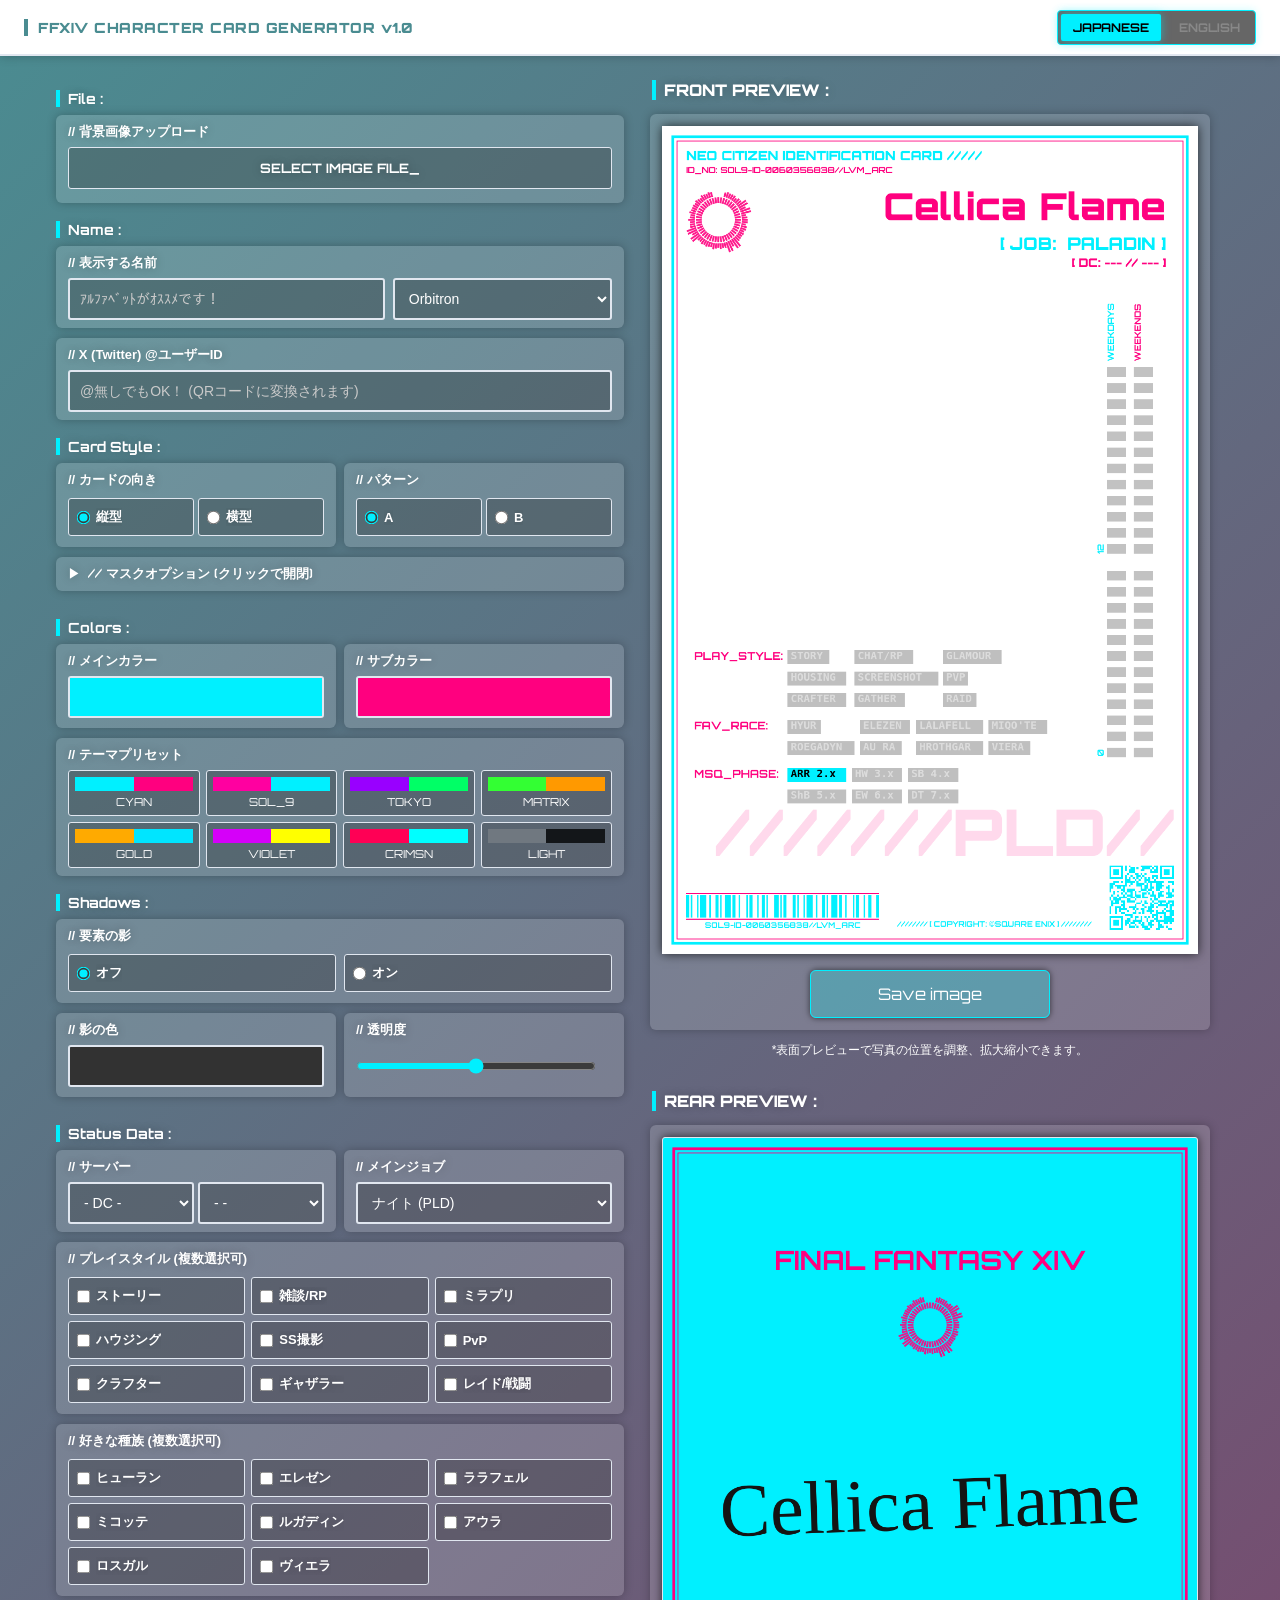
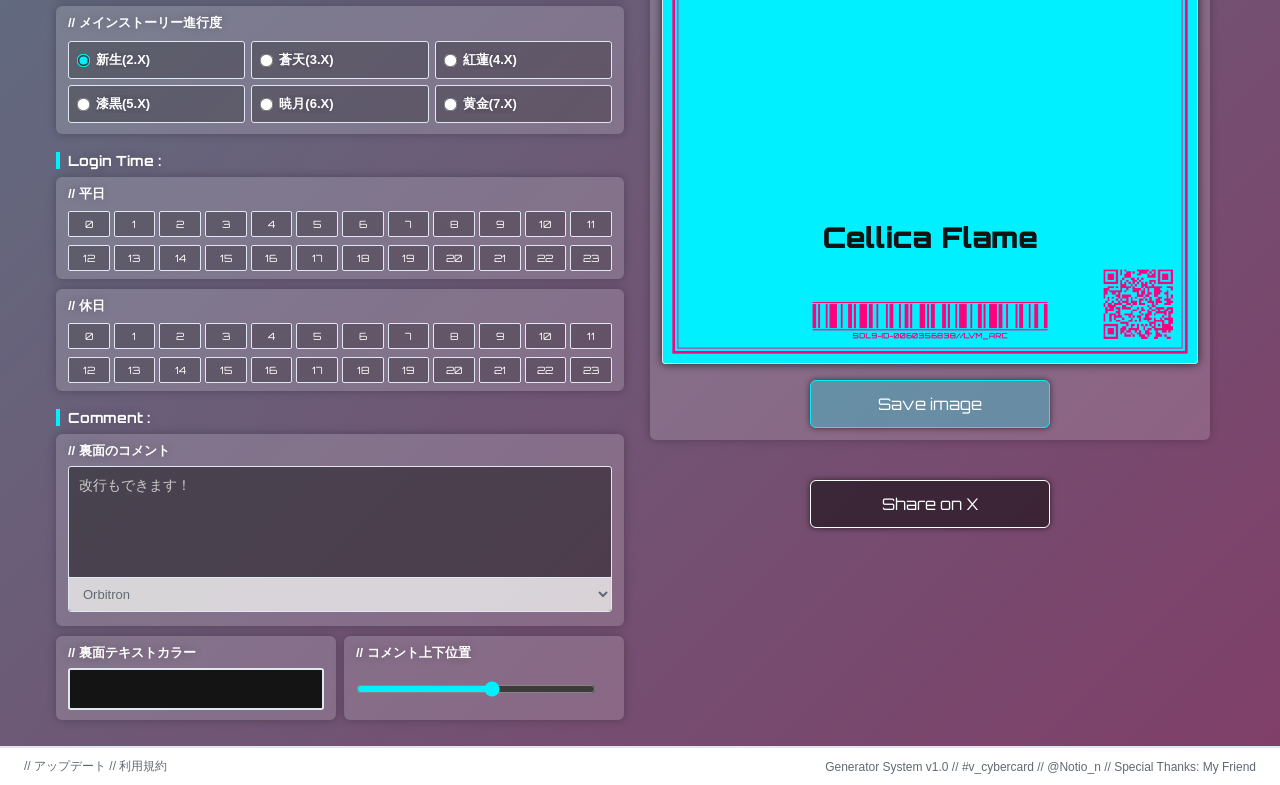
<file: index.html>
<!DOCTYPE html>
<!-- saved from url=(0031)https://mihaly-v.github.io/tst/ -->
<html lang="ja"><head><meta http-equiv="Content-Type" content="text/html; charset=UTF-8">
<!--         `
            }  ` ~_.    
           .         _~.                               ...~~`  (.
           (    .       ._..................       ..~         .`
           .    MMN&,.      (-                 _1?!        .`  .
            {   ?@=          (.                 >     _(gMMF   {
            ..                <`               .!       .T@   :
            .!                _;               -.           .'     
           .'                  (              (-            ..
          .:                   `{            _>              (
          _                     (`           ,.               }   
         .!                      ;`         ,.                (
         ,                       ,.        .!                 .
      .,` `        ..````-.       >.      .:                  .
    .~      `    ,..........     .      `/     .~`````~.     -<   
   ,          `   <  MMMMM%`(      {     ,     <......,.-      .-
  .`            `..~. _""~.(...... .....,`  `  ~ ?MMM@ .!         (
  .                  `_?!         MMMMMMMNc     _?-.._~.`          >
   <                                THM""`         .-              _
    ~.               -               .`             .             ,`
      ~.              _           ..`(~_.          .'           ._
        .~.             ~`.....``~      .!!..   ..~           .!
             `~~-......            ~`..~       .       ` ...!
                           _!`...       ..._?!`~~` -->
    <meta name="viewport" content="width=device-width, initial-scale=1.0">
    <!-- Google tag (gtag.js) -->
    <script async src="https://www.googletagmanager.com/gtag/js?id=G-PCMQ61P282"></script>
    <script>
    window.dataLayer = window.dataLayer || [];
    function gtag(){dataLayer.push(arguments);}
    gtag('js', new Date());
    gtag('config', 'G-PCMQ61P282');
    </script>
    <!-- OGP 設定 -->
    <meta property="og:title" content="FFXIV CHARACTER CARD GENERATOR">
    <meta property="og:type" content="website">
    <meta property="og:url" content="https://mihaly-v.github.io/cybercard/">
    <meta property="og:image" content="images/ogp-image.jpg">
    <meta property="og:site_name" content="FFXIV CHARACTER CARD GENERATOR">
    <meta property="og:description" content="FFXIV（ファイナルファンタジーXIV）のキャラクター紹介カードを簡単に作成・カスタマイズできるジェネレーターサイトです。">
    <meta property="og:locale" content="ja_JP">
    <meta name="twitter:card" content="summary_large_image">
    <meta name="twitter:title" content="FFXIV CHARACTER CARD GENERATOR">
    <meta name="twitter:description" content="FF14のキャラクターカードを簡単に作成できるジェネレーターサイトです。">
    <meta name="twitter:image" content="images/ogp-image.jpg">
    <link rel="icon" href="images/favicon.png" type="image/png" sizes="48x48">
    <link rel="apple-touch-icon" href="images/favicon.png">
    <title>FFXIV CHARACTER CARD GENERATOR</title>
    <link rel="preconnect" href="https://fonts.googleapis.com">
    <link rel="preconnect" href="https://fonts.gstatic.com" crossorigin>
    <link href="https://fonts.googleapis.com/css2?family=Cinzel+Decorative:wght@400;700&family=Hachi+Maru+Pop&family=Kaisei+Opti&family=Meow+Script&family=Montserrat:wght@100..900&family=Orbitron:wght@400..900&family=WDXL+Lubrifont+TC:wght@400&display=swap" rel="stylesheet">
    <link rel="stylesheet" href="style.css">
</head>
<body>
    <header>
        <div class="header-title" id="lblHeaderTitle">FFXIV CHARACTER CARD GENERATOR v1.0</div>
        <div class="lang-switcher">
            <button id="btnLangJP" class="active">
                <span class="lang-full">JAPANESE</span>
                <span class="lang-short">JP</span>
            </button>

            <button id="btnLangEN">
                <span class="lang-full">English</span>
                <span class="lang-short">EN</span>
            </button>
        </div>
    </header>

    <div class="center-wrapper">
        <div class="main-container">
            
            <div class="control-panel">
                <h3 class="section-title">File :</h3>
                <div class="form-group">
                    <label id="lblBgImage">背景画像アップロード</label>
                    <label class="custom-file-upload">
                        <input type="file" id="bgImage" accept="image/*">
                        <span id="file-upload-text">SELECT IMAGE FILE_</span>
                    </label>
                </div>
                <h3 class="section-title">Name :</h3>
                <div class="form-group">
                    <label id="lblCharName" for="charName">名前 (キャラクター名)</label>
                    <div class="name-input-container">
                        <input type="text" id="charName" value="" placeholder="ｱﾙﾌｧﾍﾞｯﾄがｵｽｽﾒです！">
                        <select id="textFontName">
                            <option class="font-orbitron" value="'Orbitron', sans-serif" selected>Orbitron</option>
                            <option class="font-cinzeldec" value="'Cinzel Decorative', serif">Cinzel Decorative</option>
                            <option class="font-montserrat" value="'Montserrat', sans-serif">Montserrat</option>
                            <option class="font-hachimaru" value="'Hachi Maru Pop', sans-serif">Hachi Maru Pop</option>
                            <option class="font-kaiseiopti" value="'Kaisei Opti', serif">Kaisei Opti</option>
                            <option class="font-lubrifont" value="'WDXL Lubrifont TC', sans-serif">WDXL Lubrifont TC</option>
                        </select>
                    </div>
                </div>

                <div class="form-group">
                    <label id="lblXID" for="xTwitterID">X (Twitter) @ユーザーID</label>
                    <input type="text" id="xTwitterID" value="" placeholder="@無しでもOK！ (QRコードに変換されます)">
                </div>

                <h3 class="section-title">Card Style :</h3>
                <div class="flex-row">
                    <div class="form-group">
                        <label id="lblOrientation">// カードの向き</label>
                        <div class="flex-row" style="gap:4px; margin-top:2px;">                        
                            <label class="radio-label"><input type="radio" name="cardOrientation" value="vertical" checked=""><span id="optVert">縦型</span></label>
                            <label class="radio-label"><input type="radio" name="cardOrientation" value="horizontal"><span id="optHoriz">横型</span></label>
                        </div>
                    </div>
                    <div class="form-group">
                        <label id="lblPattern">// パターン</label>
                        <div class="flex-row" style="gap:4px; margin-top:2px;">
                            <label class="radio-label"><input type="radio" name="layoutPattern" value="A" checked=""><span>A</span></label>
                            <label class="radio-label"><input type="radio" name="layoutPattern" value="B"><span>B</span></label>
                        </div>
                    </div>
                </div>

                <div class="mask-settings-container">
                    <input type="checkbox" id="maskToggle" class="mask-toggle-checkbox">
                    
                    <label for="maskToggle" class="mask-settings-summary">
                        <span class="accordion-arrow">▶</span><label id="lblOpenMask">// Mask Options (クリックで開閉)</label>
                    </label>
                    
                    <div class="mask-settings-content">
                        <div class="flex-row">
                            <div class="form-group">
                                <label id="lblMask">// マスク</label>
                                <div class="flex-row" style="gap:4px; margin-top:2px;">
                                    <label class="radio-label"><input type="radio" name="layoutMask" value="off" checked=""><span id="lblMaskOff">オフ</span></label>
                                    <label class="radio-label"><input type="radio" name="layoutMask" value="on"><span id="lblMaskOn">オン</span></label>
                                </div>
                            </div>
                            <div class="form-group">
                                <label id="lblMaskPattern">// マスクパターン</label>
                                <div class="flex-row" style="gap:4px; margin-top:2px;">
                                    <label class="radio-label"><input type="radio" name="layoutMaskPattern" value="images/mask-A.jpg" checked=""><span>A</span></label>
                                    <label class="radio-label"><input type="radio" name="layoutMaskPattern" value="images/mask-B.jpg"><span>B</span></label>
                                    <label class="radio-label"><input type="radio" name="layoutMaskPattern" value="images/mask-C.jpg"><span>C</span></label>
                                </div>
                            </div>
                        </div>
                        <div class="flex-row">
                            <div class="form-group">
                                <label id="lblMaskBack">// マスク背景色</label>
                                <input type="color" id="maskColorPicker" value="#ffffff">
                            </div>
                            <div class="form-group">
                                <label class="tips" id="lblTips">
                                    The mask designs are scheduled to be added or modified in future updates.
                                </label>  
                            </div>
                        </div>
                    </div>
                </div>

                <h3 class="section-title">Colors :</h3>
                <div class="flex-row">
                    <div class="form-group">
                        <label id="lblCol1">メインカラー:</label>
                        <input type="color" id="themeColorPicker" value="#00f0ff">
                    </div>
                    <div class="form-group">
                        <label id="lblCol2">サブカラー:</label>
                        <input type="color" id="themeColorPicker2" value="#ff007f">
                    </div>
                </div>

                <div class="form-group">
                    <label id="lblColors">テーマプリセット</label>
                    <div class="palette-container" id="paletteContainer"><button type="button" class="palette-btn" title="CYAN"><div class="palette-preview"><div class="palette-color" style="background-color: rgb(0, 240, 255);"></div><div class="palette-color" style="background-color: rgb(255, 0, 127);"></div></div><span class="palette-label">CYAN</span></button><button type="button" class="palette-btn" title="SOL_9"><div class="palette-preview"><div class="palette-color" style="background-color: rgb(255, 0, 160);"></div><div class="palette-color" style="background-color: rgb(0, 240, 255);"></div></div><span class="palette-label">SOL_9</span></button><button type="button" class="palette-btn" title="TOKYO"><div class="palette-preview"><div class="palette-color" style="background-color: rgb(153, 0, 255);"></div><div class="palette-color" style="background-color: rgb(0, 255, 102);"></div></div><span class="palette-label">TOKYO</span></button><button type="button" class="palette-btn" title="MATRIX"><div class="palette-preview"><div class="palette-color" style="background-color: rgb(51, 255, 51);"></div><div class="palette-color" style="background-color: rgb(255, 153, 0);"></div></div><span class="palette-label">MATRIX</span></button><button type="button" class="palette-btn" title="GOLD"><div class="palette-preview"><div class="palette-color" style="background-color: rgb(255, 170, 0);"></div><div class="palette-color" style="background-color: rgb(0, 229, 255);"></div></div><span class="palette-label">GOLD</span></button><button type="button" class="palette-btn" title="VIOLET"><div class="palette-preview"><div class="palette-color" style="background-color: rgb(213, 0, 249);"></div><div class="palette-color" style="background-color: rgb(255, 255, 0);"></div></div><span class="palette-label">VIOLET</span></button><button type="button" class="palette-btn" title="CRIMSN"><div class="palette-preview"><div class="palette-color" style="background-color: rgb(255, 0, 85);"></div><div class="palette-color" style="background-color: rgb(0, 255, 255);"></div></div><span class="palette-label">CRIMSN</span></button><button type="button" class="palette-btn" title="LIGHT"><div class="palette-preview"><div class="palette-color" style="background-color: rgb(112, 120, 128);"></div><div class="palette-color" style="background-color: rgb(19, 22, 25);"></div></div><span class="palette-label">LIGHT</span></button></div>
                </div>
                <h3 class="section-title">Shadows :</h3>
                <div class="form-group" >
                    <label id="lblShadow">文字や要素の影：</label>
                    <div class="flex-row">
                        <label class="radio-label"><input type="radio" name="textShadow" value="off" checked><span id="lblShadowOff">オフ</span></label>
                        <label class="radio-label"><input type="radio" name="textShadow" value="on"><span id="lblShadowOn">オン</span></label>
                    </div>
                    
                </div>
                <div class="flex-row">
                    <div class="form-group">
                        <label id="lblShadowCol">影の色 :</label>
                        <input type="color" id="shadowColorPicker" value="#323232">
                    </div>
                    <div class="form-group">
                        <label id="lblAplha" for="alphaSlider">透明度 (Alpha):</label>
                        <div class="alphaWrap">
                            <input type="range" id="alphaSlider" min="0" max="1" step="0.01" value="0.5">
                            <span id="alphaValue">0.5</span>
                        </div>
                    </div>
                </div>

                <h3 class="section-title">Status Data :</h3>
                <div class="flex-row">
                    <div class="form-group">
                        <label id="lblAffiliation">ワールド (DC / WORLD)</label>
                        <div class="flex-row" style="gap:4px;">
                            <select id="dcSelect">
                                <option value="" selected="">- DC -</option>
                                <option value="Secret">Secret</option>

                                <optgroup label="JP">
                                    <option value="Elemental">Elemental</option>
                                    <option value="Gaia">Gaia</option>
                                    <option value="Mana">Mana</option>
                                    <option value="Meteor">Meteor</option>
                                </optgroup>

                                <optgroup label="NA">
                                    <option value="Aether">Aether</option>
                                    <option value="Crystal">Crystal</option>
                                    <option value="Dynamis">Dynamis</option>
                                    <option value="Primal">Primal</option>
                                </optgroup>

                                <optgroup label="EU">
                                    <option value="Chaos">Chaos</option>
                                    <option value="Light">Light</option>
                                </optgroup>

                                <optgroup label="OC">
                                    <option value="Materia">Materia</option>
                                </optgroup>

                                <optgroup label="KR">
                                    <option value="Korea">Korea</option>
                                </optgroup>
                            </select>
                            <select id="worldSelect">
                                <option value="" selected="">- -</option>
                            </select>
                        </div>
                    </div>
                    
                    <div class="form-group">
                        <label id="lblMainJob" for="mainJob">メインジョブ</label>
                        <select id="mainJob"><optgroup label="タンク"><option value="ナイト">ナイト (PLD)</option><option value="戦士">戦士 (WAR)</option><option value="暗黒騎士">暗黒騎士 (DRK)</option><option value="ガンブレイカー">ガンブレイカー (GNB)</option></optgroup><optgroup label="ヒーラー"><option value="白魔道士">白魔道士 (WHM)</option><option value="学者">学者 (SCH)</option><option value="占星術師">占星術師 (AST)</option><option value="賢者">賢者 (SGE)</option></optgroup><optgroup label="近接"><option value="モンク">モンク (MNK)</option><option value="竜騎士">竜騎士 (DRG)</option><option value="忍者">忍者 (NIN)</option><option value="侍">侍 (SAM)</option><option value="リーパー">リーパー (RPR)</option><option value="ヴァイパー">ヴァイパー (VPR)</option></optgroup><optgroup label="遠隔物理"><option value="吟遊詩人">吟遊詩人 (BRD)</option><option value="機工士">機工士 (MCH)</option><option value="踊り子">踊り子 (DNC)</option></optgroup><optgroup label="遠隔魔法"><option value="黒魔道士">黒魔道士 (BLM)</option><option value="召喚士">召喚士 (SMN)</option><option value="赤魔道士">赤魔道士 (RDM)</option><option value="ピクトマンサー">ピクトマンサー (PCT)</option></optgroup></select>
                    </div>
                </div>

                <div class="form-group">
                    <label id="lblPlaystyle">プレイスタイル (複数選択可)</label>
                    <div class="checkbox-grid" id="playstyleGrid">
                        <label class="checkbox-label"><input type="checkbox" name="style" value="ストーリー"><span>ストーリー</span></label>
                        <label class="checkbox-label"><input type="checkbox" name="style" value="雑談/RP"><span>雑談/RP</span></label>
                        <label class="checkbox-label"><input type="checkbox" name="style" value="ミラプリ"><span>ミラプリ</span></label>
                        <label class="checkbox-label"><input type="checkbox" name="style" value="ハウジング"><span>ハウジング</span></label>
                        <label class="checkbox-label"><input type="checkbox" name="style" value="SS撮影"><span>SS撮影</span></label>
                        <label class="checkbox-label"><input type="checkbox" name="style" value="PvP"><span>PvP</span></label>
                        <label class="checkbox-label"><input type="checkbox" name="style" value="クラフター"><span>クラフター</span></label>
                        <label class="checkbox-label"><input type="checkbox" name="style" value="ギャザラー"><span>ギャザラー</span></label>
                        <label class="checkbox-label"><input type="checkbox" name="style" value="レイド/戦闘"><span>レイド/戦闘</span></label>
                    </div>
                </div>

                <div class="form-group">
                    <label id="lblFavRace">好きな種族 (複数選択可)</label>
                    <div class="checkbox-grid" id="raceGrid">
                        <label class="checkbox-label"><input type="checkbox" name="race" value="Hyur"><span>ヒューラン</span></label>
                        <label class="checkbox-label"><input type="checkbox" name="race" value="Elezen"><span>エレゼン</span></label>
                        <label class="checkbox-label"><input type="checkbox" name="race" value="Lalafell"><span>ララフェル</span></label>
                        <label class="checkbox-label"><input type="checkbox" name="race" value="Miqo&#39;te"><span>ミコッテ</span></label>
                        <label class="checkbox-label"><input type="checkbox" name="race" value="Roegadyn"><span>ルガディン</span></label>
                        <label class="checkbox-label"><input type="checkbox" name="race" value="Au Ra"><span>アウラ</span></label>
                        <label class="checkbox-label"><input type="checkbox" name="race" value="Hrothgar"><span>ロスガル</span></label>
                        <label class="checkbox-label"><input type="checkbox" name="race" value="Viera"><span>ヴィエラ</span></label>
                    </div>
                </div>

                <div class="form-group">
                    <label id="lblProgress">メインストーリー進行度</label>
                    <div id="progressGroup" class="story-progress-grid"><label class="radio-label"><input type="radio" name="progress" value="0"><span>新生(2.X)</span></label><label class="radio-label"><input type="radio" name="progress" value="1"><span>蒼天(3.X)</span></label><label class="radio-label"><input type="radio" name="progress" value="2"><span>紅蓮(4.X)</span></label><label class="radio-label"><input type="radio" name="progress" value="3"><span>漆黒(5.X)</span></label><label class="radio-label"><input type="radio" name="progress" value="4"><span>暁月(6.X)</span></label><label class="radio-label"><input type="radio" name="progress" value="5"><span>黄金(7.X)</span></label></div>
                </div>

                <h3 class="section-title" id="lblLoginTime">Login Time :</h3>
                <div class="section">
                    <div class="form-group">

                    <label id="lblWeekday">平日</label>
                    <div id="weekdayTimeGrid" class="time-grid">
                        <button class="time-selector-btn">0</button>
                        <button class="time-selector-btn">1</button>
                        <button class="time-selector-btn">2</button>
                        <button class="time-selector-btn">3</button>
                        <button class="time-selector-btn">4</button>
                        <button class="time-selector-btn">5</button>
                        <button class="time-selector-btn">6</button>
                        <button class="time-selector-btn">7</button>
                        <button class="time-selector-btn">8</button>
                        <button class="time-selector-btn">9</button>
                        <button class="time-selector-btn">10</button>
                        <button class="time-selector-btn">11</button>
                        <button class="time-selector-btn">12</button>
                        <button class="time-selector-btn">13</button>
                        <button class="time-selector-btn">14</button>
                        <button class="time-selector-btn">15</button>
                        <button class="time-selector-btn">16</button>
                        <button class="time-selector-btn">17</button>
                        <button class="time-selector-btn">18</button>
                        <button class="time-selector-btn">19</button>
                        <button class="time-selector-btn">20</button>
                        <button class="time-selector-btn">21</button>
                        <button class="time-selector-btn">22</button>
                        <button class="time-selector-btn">23</button>
                    </div>
                    </div>
                    <div class="form-group">
                    <label id="lblWeekend" >休日</label>
                    <div id="weekendTimeGrid" class="time-grid">
                        <button class="time-selector-btn">0</button>
                        <button class="time-selector-btn">1</button>
                        <button class="time-selector-btn">2</button>
                        <button class="time-selector-btn">3</button>
                        <button class="time-selector-btn">4</button>
                        <button class="time-selector-btn">5</button>
                        <button class="time-selector-btn">6</button>
                        <button class="time-selector-btn">7</button>
                        <button class="time-selector-btn">8</button>
                        <button class="time-selector-btn">9</button>
                        <button class="time-selector-btn">10</button>
                        <button class="time-selector-btn">11</button>
                        <button class="time-selector-btn">12</button>
                        <button class="time-selector-btn">13</button>
                        <button class="time-selector-btn">14</button>
                        <button class="time-selector-btn">15</button>
                        <button class="time-selector-btn">16</button>
                        <button class="time-selector-btn">17</button>
                        <button class="time-selector-btn">18</button>
                        <button class="time-selector-btn">19</button>
                        <button class="time-selector-btn">20</button>
                        <button class="time-selector-btn">21</button>
                        <button class="time-selector-btn">22</button>
                        <button class="time-selector-btn">23</button>
                    </div>
                </div>

                <h3 class="section-title" id="lblLoginTime">Comment :</h3>
                    <div class="form-group">
                        <label id="lblComment">裏面のコメント</label>
                        <div class="comment-container">
                            <textarea id="backComment" rows="5" placeholder="改行もできます！"></textarea>
                            <select id="textFontComment" class="comment-font-select">
                                <option class="font-orbitron" value="'Orbitron', sans-serif" selected>Orbitron</option>
                                <option class="font-cinzeldec" value="'Cinzel Decorative', serif">Cinzel Decorative</option>
                                <option class="font-montserrat" value="'Montserrat', sans-serif">Montserrat</option>
                                <option class="font-hachimaru" value="'Hachi Maru Pop', sans-serif">Hachi Maru Pop</option>
                                <option class="font-kaiseiopti" value="'Kaisei Opti', serif">Kaisei Opti</option>
                                <option class="font-lubrifont" value="'WDXL Lubrifont TC', sans-serif">WDXL Lubrifont TC</option>
                            </select>
                        </div>
                    </div>
                        <div class="flex-row">
                            <div class="form-group">
                                <label id="lblCol3">// 裏面テキストカラー</label>
                                <input type="color" id="backColorPicker" value="#141414">
                            </div>
                            <div class="form-group">
                                <label id="lblCommentY">// 裏面コメント上下位置</label>
                                <div class="commentYWrap">
                                    <input type="range" id="commentYSlider" min="0.45" max="0.8" step="0.01" value="0.65">
                                </div>
                            </div>
                        </div>
                    </div>
            </div>

            <div class="preview-panel">
                <div class="neon-badge">FRONT PREVIEW :</div>
                <div class="preview-wrapper previewFrontPanel" id="previewFrontPanel">
                    <div class="preview-fit">
                        <div class="preview">
                            <canvas id="background-layer" width="1000" height="1545"></canvas>
                            <canvas id="ui-layer" width="1000" height="1545"></canvas>
                        </div>
                    </div>
                    <button class="save-btn" id="save-btn">Save image</button>
                        <!-- <img id="resultImage" class="preview-image interactive-front" alt="Front Card Preview"src="[data-uri]"> -->
                </div>
                <div id="lblInst" class="inst-text">*表面プレビューで写真の位置を調整、拡大縮小できます。</div>
                <div class="neon-badge">REAR PREVIEW :</div>
                <div class="preview-wrapper previewBackPanel" id="previewBackPanel">
                    
                    <div class="image-clip-container" id="backClipBox">
                        <img id="resultImageBack" class="preview-image" alt="Rear Card Preview" src="[data-uri]">
                    </div>
                    <button class="saveBack-btn" id="saveBack-btn">Save image</button>
                </div>
                <button class="x-btn" id="x-btn">Share on X</button>
            </div>
        </div>
    </div>

    <footer>
        <div>
            <a href="updates.html" class="footer-link" id="lblUpdates">// アップデート</a>
            <a href="terms.html" class="footer-link" id="lblFooterTerms">// 利用規約</a>
        </div>
        <div>Generator System v1.0 // <a href="https://x.com/search?q=%23v_cybercard&f=live" target="_blank" rel="noopener noreferrer" class="footer-link">#v_cybercard</a> // <a href="https://x.com/Notio_n" target="_blank" rel="noopener noreferrer" class="footer-link">@Notio_n</a> // Special Thanks: My Friend</div>
    </footer>
    
    <canvas id="cardCanvas" width="1000" height="1545"></canvas>
    <canvas id="cardLoadCanvas" width="1000" height="1545"></canvas>
    <canvas id="cardCanvasBack" width="1000" height="1545"></canvas>

    <div id="hiddenQrContainer"></div>

    <script src="qrcode.min.js"></script>
    <script src="script.js"></script>
</body></html>
</file>
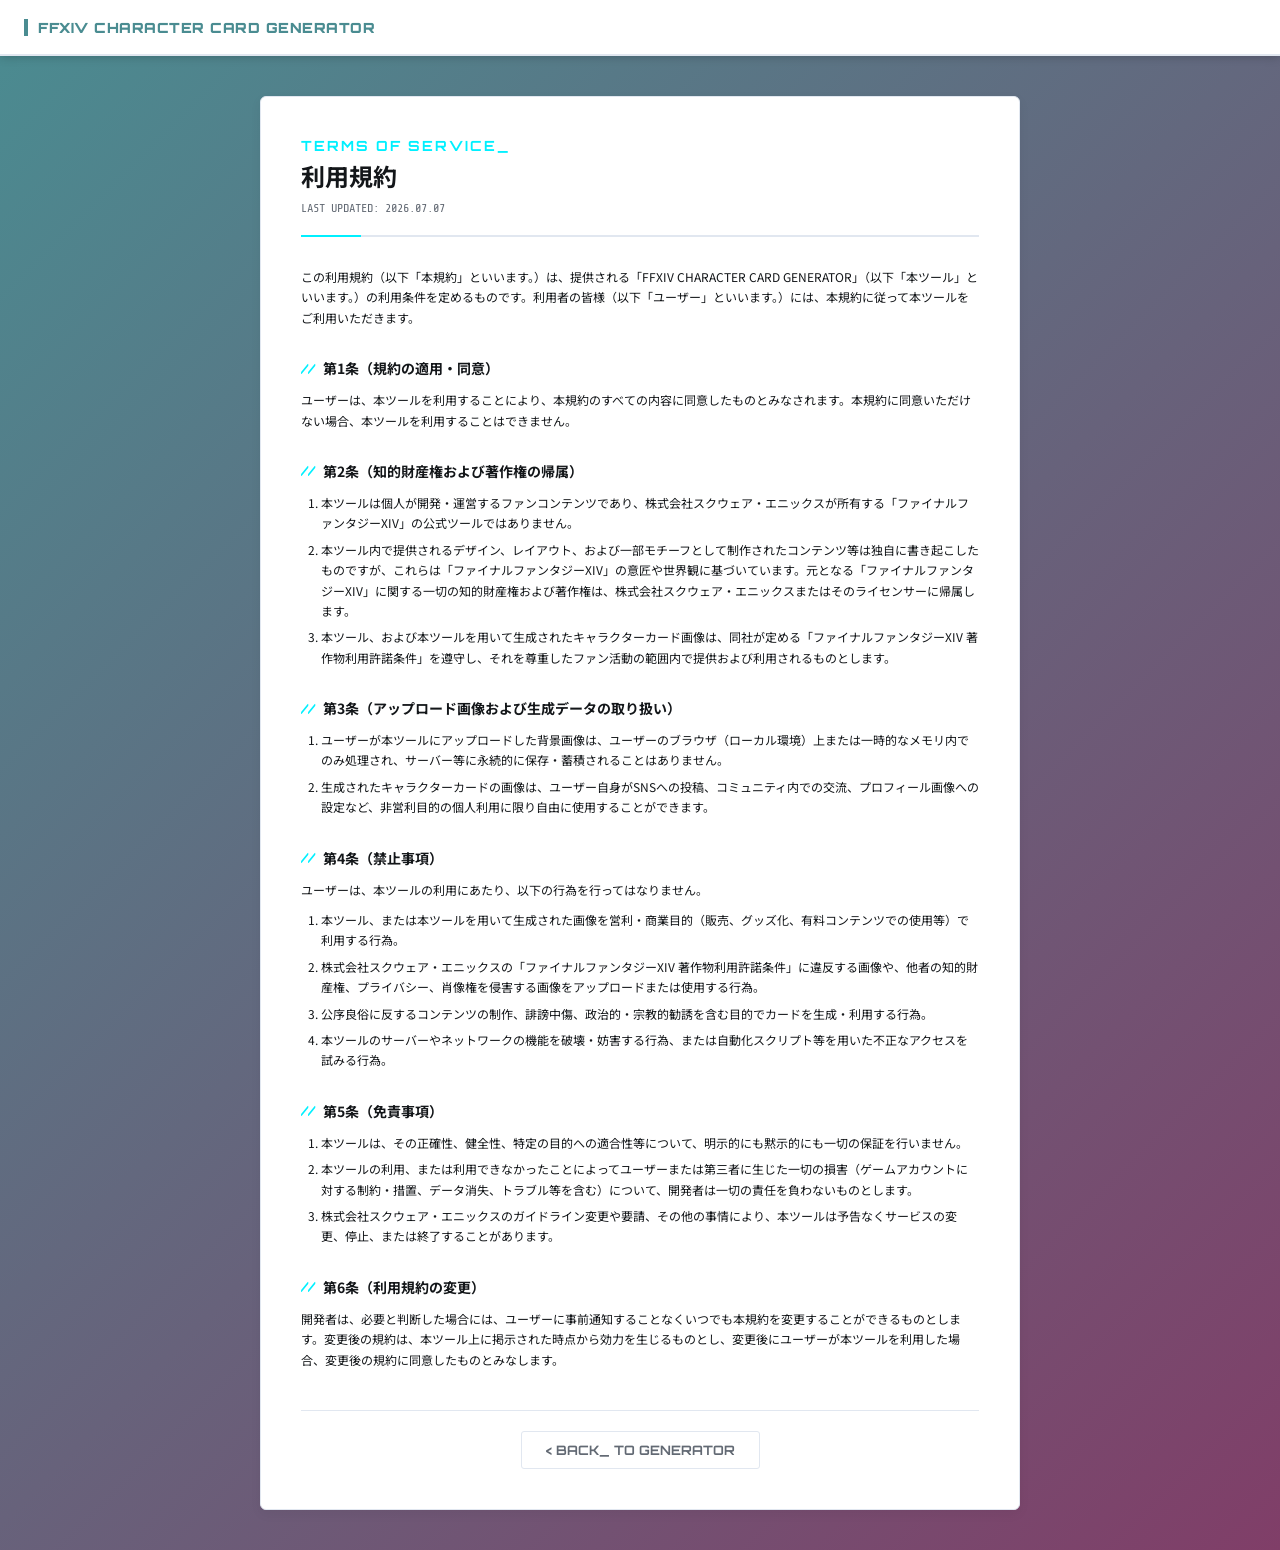
<file: terms.html>
<!DOCTYPE html>
<html lang="ja">
<head>
    <meta charset="UTF-8">
    <meta name="viewport" content="width=device-width, initial-scale=1.0">
    <title>利用規約 - FFXIV CHARACTER CARD GENERATOR</title>
    <link href="https://fonts.googleapis.com/css2?family=Orbitron:wght@700;900&family=Share+Tech+Mono&family=Noto+Sans+JP:wght@400;700&display=swap" rel="stylesheet">
    <link rel="stylesheet" href="style.css">
    <style>
        /* 追加・最適化スタイル（メインのデザインイメージを崩さず利用規約に最適化） */
        .terms-container {
            max-width: 800px;
            margin: 40px auto;
            padding: 0 20px;
            width: 100%;
        }
        
        .terms-panel {
            background-color: var(--bg-panel);
            border: 1px solid var(--border-flat);
            border-radius: var(--radius-md);
            padding: 40px;
            box-shadow: 0 4px 12px rgba(0,0,0,0.05);
        }

        .terms-header {
            border-bottom: 2px solid var(--border-flat);
            padding-bottom: 20px;
            margin-bottom: 30px;
            position: relative;
        }

        .terms-header::after {
            content: '';
            position: absolute;
            bottom: -2px;
            left: 0;
            width: 60px;
            height: 2px;
            background-color: var(--border-focus); /* #00f0ff ネオンブルー */
        }

        .terms-title-en {
            font-family: 'Orbitron', sans-serif;
            font-size: 14px;
            color: var(--border-focus);
            letter-spacing: 2px;
            margin-bottom: 4px;
            font-weight: 700;
        }

        .terms-title-ja {
            font-size: 24px;
            font-weight: 700;
            color: var(--text-main);
        }

        .terms-meta {
            font-size: 12px;
            color: var(--text-muted);
            margin-top: 8px;
            font-family: 'Share Tech Mono', monospace;
        }

        .terms-section {
            margin-bottom: 30px;
        }

        .terms-section h2 {
            font-size: 14px;
            font-weight: 700;
            color: var(--text-main);
            margin-bottom: 12px;
            display: flex;
            align-items: center;
            gap: 8px;
        }

        .terms-section h2::before {
            content: '//';
            font-family: 'Orbitron', sans-serif;
            color: var(--border-focus);
            font-size: 14px;
        }

        .terms-section p {
            font-size: 12px;
            line-height: 1.7;
            color: var(--text-main);
            margin-bottom: 10px;
        }

        .terms-section ol {
            padding-left: 20px;
            margin-bottom: 10px;
        }

        .terms-section li {
            font-size: 12px;
            line-height: 1.7;
            color: var(--text-main);
            margin-bottom: 6px;
        }

        .terms-footer-actions {
            margin-top: 40px;
            padding-top: 20px;
            border-top: 1px solid var(--border-flat);
            text-align: center;
        }

        .btn-back {
            display: inline-block;
            background: transparent;
            border: 1px solid var(--border-flat);
            color: var(--text-muted);
            font-family: 'Orbitron', 'Noto Sans JP', sans-serif;
            font-size: 13px;
            font-weight: bold;
            padding: 10px 24px;
            cursor: pointer;
            text-decoration: none;
            border-radius: var(--radius-sm);
            transition: var(--transition);
        }

        .btn-back:hover {
            border-color: var(--border-focus);
            color: var(--border-focus);
            background: rgba(0, 240, 255, 0.05);
            box-shadow: 0 0 8px rgba(0, 240, 255, 0.2);
        }

        /* レスポンシブ対応 */
        @media (max-width: 600px) {
            .terms-container {
                margin: 20px auto;
            }
            .terms-panel {
                padding: 24px;
            }
            .terms-title-ja {
                font-size: 20px;
            }
        }
    </style>
</head>
<body>

    <header>
        <div class="header-title" id="lblHeaderTitle">FFXIV CHARACTER CARD GENERATOR</div>
        <!-- <div class="lang-switcher">
            <button id="btnLangJP" class="active">
                <span class="lang-full">JAPANESE</span>
                <span class="lang-short">JP</span>
            </button>
            <button id="btnLangEN">
                <span class="lang-full">English</span>
                <span class="lang-short">EN</span>
            </button>
        </div> -->
    </header>

    <div class="terms-container">
        <main class="terms-panel">
            <div class="terms-header">
                <div class="terms-title-en">TERMS OF SERVICE_</div>
                <h1 class="terms-title-ja">利用規約</h1>
                <div class="terms-meta">LAST UPDATED: 2026.07.07</div>
            </div>

            <section class="terms-section">
                <p>この利用規約（以下「本規約」といいます。）は、提供される「FFXIV CHARACTER CARD GENERATOR」（以下「本ツール」といいます。）の利用条件を定めるものです。利用者の皆様（以下「ユーザー」といいます。）には、本規約に従って本ツールをご利用いただきます。</p>
            </section>

            <section class="terms-section">
                <h2>第1条（規約の適用・同意）</h2>
                <p>ユーザーは、本ツールを利用することにより、本規約のすべての内容に同意したものとみなされます。本規約に同意いただけない場合、本ツールを利用することはできません。</p>
            </section>

            <section class="terms-section">
                <h2>第2条（知的財産権および著作権の帰属）</h2>
                <ol>
                    <li>本ツールは個人が開発・運営するファンコンテンツであり、株式会社スクウェア・エニックスが所有する「ファイナルファンタジーXIV」の公式ツールではありません。</li>
                    <li>本ツール内で提供されるデザイン、レイアウト、および一部モチーフとして制作されたコンテンツ等は独自に書き起こしたものですが、これらは「ファイナルファンタジーXIV」の意匠や世界観に基づいています。元となる「ファイナルファンタジーXIV」に関する一切の知的財産権および著作権は、株式会社スクウェア・エニックスまたはそのライセンサーに帰属します。</li>
                    <li>本ツール、および本ツールを用いて生成されたキャラクターカード画像は、同社が定める「ファイナルファンタジーXIV 著作物利用許諾条件」を遵守し、それを尊重したファン活動の範囲内で提供および利用されるものとします。</li>
                </ol>
            </section>

            <section class="terms-section">
                <h2>第3条（アップロード画像および生成データの取り扱い）</h2>
                <ol>
                    <li>ユーザーが本ツールにアップロードした背景画像は、ユーザーのブラウザ（ローカル環境）上または一時的なメモリ内でのみ処理され、サーバー等に永続的に保存・蓄積されることはありません。</li>
                    <li>生成されたキャラクターカードの画像は、ユーザー自身がSNSへの投稿、コミュニティ内での交流、プロフィール画像への設定など、非営利目的の個人利用に限り自由に使用することができます。</li>
                </ol>
            </section>

            <section class="terms-section">
                <h2>第4条（禁止事項）</h2>
                <p>ユーザーは、本ツールの利用にあたり、以下の行為を行ってはなりません。</p>
                <ol>
                    <li>本ツール、または本ツールを用いて生成された画像を営利・商業目的（販売、グッズ化、有料コンテンツでの使用等）で利用する行為。</li>
                    <li>株式会社スクウェア・エニックスの「ファイナルファンタジーXIV 著作物利用許諾条件」に違反する画像や、他者の知的財産権、プライバシー、肖像権を侵害する画像をアップロードまたは使用する行為。</li>
                    <li>公序良俗に反するコンテンツの制作、誹謗中傷、政治的・宗教的勧誘を含む目的でカードを生成・利用する行為。</li>
                    <li>本ツールのサーバーやネットワークの機能を破壊・妨害する行為、または自動化スクリプト等を用いた不正なアクセスを試みる行為。</li>
                </ol>
            </section>

            <section class="terms-section">
                <h2>第5条（免責事項）</h2>
                <ol>
                    <li>本ツールは、その正確性、健全性、特定の目的への適合性等について、明示的にも黙示的にも一切の保証を行いません。</li>
                    <li>本ツールの利用、または利用できなかったことによってユーザーまたは第三者に生じた一切の損害（ゲームアカウントに対する制約・措置、データ消失、トラブル等を含む）について、開発者は一切の責任を負わないものとします。</li>
                    <li>株式会社スクウェア・エニックスのガイドライン変更や要請、その他の事情により、本ツールは予告なくサービスの変更、停止、または終了することがあります。</li>
                </ol>
            </section>

            <section class="terms-section">
                <h2>第6条（利用規約の変更）</h2>
                <p>開発者は、必要と判断した場合には、ユーザーに事前通知することなくいつでも本規約を変更することができるものとします。変更後の規約は、本ツール上に掲示された時点から効力を生じるものとし、変更後にユーザーが本ツールを利用した場合、変更後の規約に同意したものとみなします。</p>
            </section>

            <div class="terms-footer-actions">
                <a href="index.html" class="btn-back">&lt; BACK_ TO GENERATOR</a>
            </div>
        </main>
    </div>

</body>
</html>
</file>
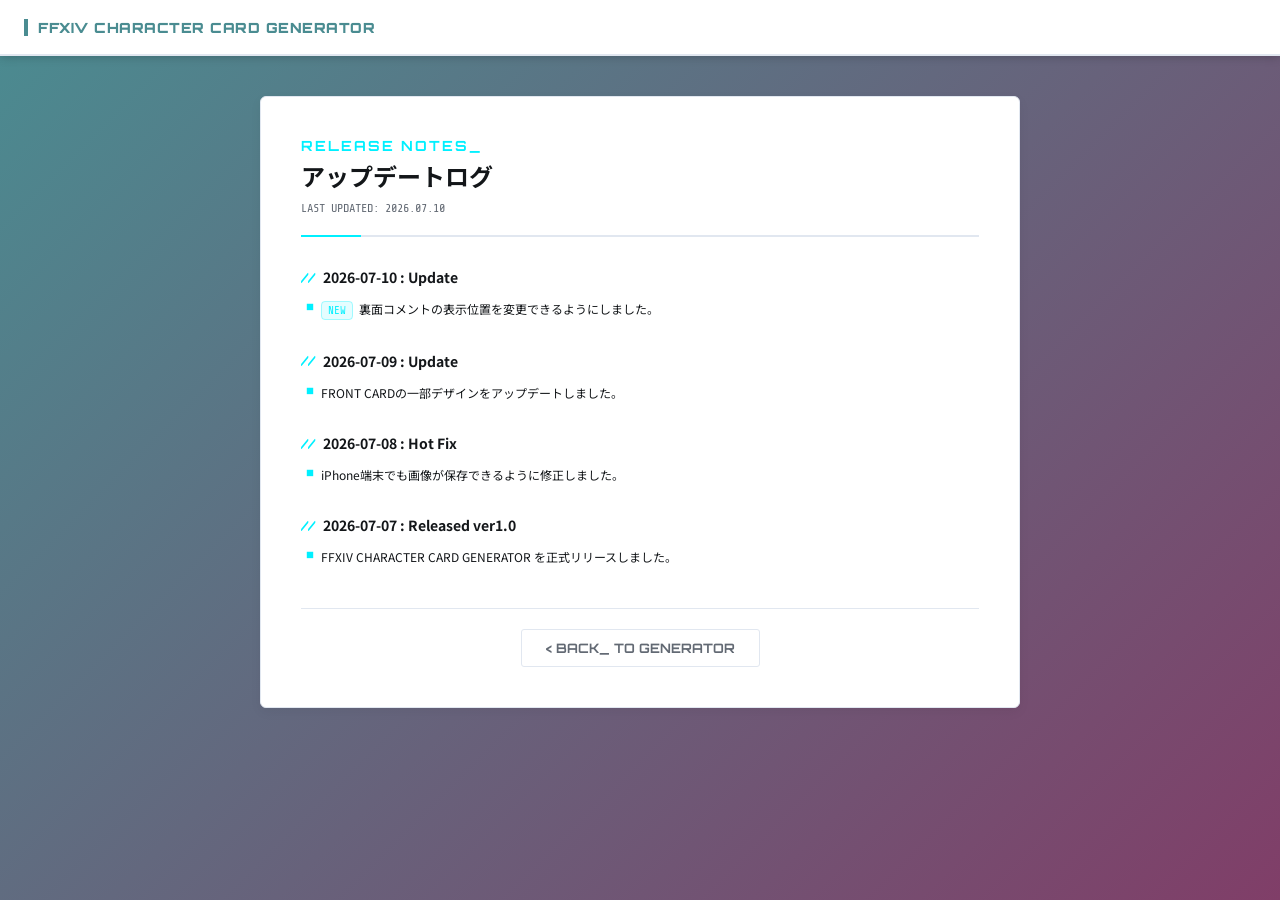
<file: updates.html>
<!DOCTYPE html>
<html lang="ja">
<head>
    <meta charset="UTF-8">
    <meta name="viewport" content="width=device-width, initial-scale=1.0">
    <title>アップデートログ - FFXIV CHARACTER CARD GENERATOR</title>
    <link href="https://fonts.googleapis.com/css2?family=Orbitron:wght@700;900&family=Share+Tech+Mono&family=Noto+Sans+JP:wght@400;700&display=swap" rel="stylesheet">
    <link rel="stylesheet" href="style.css">
    <style>
        /* 提供された利用規約のデザインベースに準拠・最適化 */
        .terms-container {
            max-width: 800px;
            margin: 40px auto;
            padding: 0 20px;
            width: 100%;
        }
        
        .terms-panel {
            background-color: var(--bg-panel);
            border: 1px solid var(--border-flat);
            border-radius: var(--radius-md);
            padding: 40px;
            box-shadow: 0 4px 12px rgba(0,0,0,0.05);
        }

        .terms-header {
            border-bottom: 2px solid var(--border-flat);
            padding-bottom: 20px;
            margin-bottom: 30px;
            position: relative;
        }

        .terms-header::after {
            content: '';
            position: absolute;
            bottom: -2px;
            left: 0;
            width: 60px;
            height: 2px;
            background-color: var(--border-focus); /* #00f0ff ネオンブルー */
        }

        .terms-title-en {
            font-family: 'Orbitron', sans-serif;
            font-size: 14px;
            color: var(--border-focus);
            letter-spacing: 2px;
            margin-bottom: 4px;
            font-weight: 700;
        }

        .terms-title-ja {
            font-size: 24px;
            font-weight: 700;
            color: var(--text-main);
        }

        .terms-meta {
            font-size: 12px;
            color: var(--text-muted);
            margin-top: 8px;
            font-family: 'Share Tech Mono', monospace;
        }

        .terms-section {
            margin-bottom: 30px;
        }

        .terms-section h2 {
            font-size: 14px;
            font-weight: 700;
            color: var(--text-main);
            margin-bottom: 12px;
            display: flex;
            align-items: center;
            gap: 8px;
        }

        .terms-section h2::before {
            content: '//';
            font-family: 'Orbitron', sans-serif;
            color: var(--border-focus);
            font-size: 14px;
        }

        /* アップデートリスト用のカスタムスタイル */
        .update-list {
            padding-left: 20px;
            margin-bottom: 10px;
        }

        .update-list li {
            font-size: 12px;
            line-height: 1.7;
            color: var(--text-main);
            margin-bottom: 6px;
            list-style-type: none;
            position: relative;
        }

        .update-list li::before {
            content: '■';
            font-size: 8px;
            color: var(--border-focus);
            position: absolute;
            left: -15px;
            top: 1px;
        }

        /* ログ内の識別タグ用スタイル（今後の拡張用） */
        .tag-release {
            background: rgba(0, 240, 255, 0.1);
            color: var(--border-focus);
            padding: 2px 6px;
            border-radius: 4px;
            font-family: 'Share Tech Mono', monospace;
            font-size: 11px;
            margin-right: 6px;
            border: 1px solid rgba(0, 240, 255, 0.3);
        }

        .terms-footer-actions {
            margin-top: 40px;
            padding-top: 20px;
            border-top: 1px solid var(--border-flat);
            text-align: center;
        }

        .btn-back {
            display: inline-block;
            background: transparent;
            border: 1px solid var(--border-flat);
            color: var(--text-muted);
            font-family: 'Orbitron', 'Noto Sans JP', sans-serif;
            font-size: 13px;
            font-weight: bold;
            padding: 10px 24px;
            cursor: pointer;
            text-decoration: none;
            border-radius: var(--radius-sm);
            transition: var(--transition);
        }

        .btn-back:hover {
            border-color: var(--border-focus);
            color: var(--border-focus);
            background: rgba(0, 240, 255, 0.05);
            box-shadow: 0 0 8px rgba(0, 240, 255, 0.2);
        }

        /* レスポンシブ対応 */
        @media (max-width: 600px) {
            .terms-container {
                margin: 20px auto;
            }
            .terms-panel {
                padding: 24px;
            }
            .terms-title-ja {
                font-size: 20px;
            }
        }
    </style>
</head>
<body>

    <header>
        <div class="header-title" id="lblHeaderTitle">FFXIV CHARACTER CARD GENERATOR</div>
    </header>

    <div class="terms-container">
        <main class="terms-panel">
            <div class="terms-header">
                <div class="terms-title-en">RELEASE NOTES_</div>
                <h1 class="terms-title-ja">アップデートログ</h1>
                <div class="terms-meta">LAST UPDATED: 2026.07.10</div>
            </div>

            <!-- アップデート履歴セクション -->
            <section class="terms-section">
                <h2>2026-07-10 : Update</h2>
                <ul class="update-list">
                    <li><span class="tag-release">NEW</span>裏面コメントの表示位置を変更できるようにしました。</li>
                </ul>
            </section>
            <section class="terms-section">
                <h2>2026-07-09 : Update</h2>
                <ul class="update-list">
                    <li>FRONT CARDの一部デザインをアップデートしました。</li>
                </ul>
            </section>
            <section class="terms-section">
                <h2>2026-07-08 : Hot Fix</h2>
                <ul class="update-list">
                    <li>iPhone端末でも画像が保存できるように修正しました。</li>
                </ul>
            </section>
            <section class="terms-section">
                <h2>2026-07-07 : Released ver1.0</h2>
                <ul class="update-list">
                    <li>FFXIV CHARACTER CARD GENERATOR を正式リリースしました。</li>
                </ul>
            </section>
            <div class="terms-footer-actions">
                <a href="index.html" class="btn-back">&lt; BACK_ TO GENERATOR</a>
            </div>
        </main>
    </div>

</body>
</html>
</file>
<file: style.css>
:root {
    --bg-main: #f1f3f7;
    --bg-panel: #ffffff;
    --text-main: #131619;
    --text-muted: #626973;
    --border-flat: #e1e7f0;
    --border-focus: #00f0ff;
    
    --radius-sm: 3px;
    --radius-md: 6px;
    --transition: all 0.15s ease-in-out;
}

* { box-sizing: border-box; margin: 0; padding: 0; }

/* それぞれのoption用のフォント指定 */
.font-orbitron    { font-family: 'Orbitron', sans-serif; }
.font-cinzeldec   { font-family: 'Cinzel Decorative', serif; }
.font-montserrat  { font-family: 'Montserrat', sans-serif; }
.font-meowscript  { font-family: 'Meow Script', cursive; }
.font-hachimaru   { font-family: 'Hachi Maru Pop', sans-serif; }
.font-kaiseiopti  { font-family: 'Kaisei Opti', serif; }
.font-lubrifont   { font-family: 'WDXL Lubrifont TC', sans-serif; }


body {
    font-family:  'Noto Sans JP', Arial, sans-serif;
    background-color:#d8e6e9;
    background: linear-gradient(135deg, #4a8c91 0%, #803e68 100%);
    color: var(--text-main);
    display: flex;
    flex-direction: column;
    min-height: 100vh;
    overflow-x: hidden;
}

header {
    background-color: var(--bg-panel);
    border-bottom: 2px solid var(--border-flat);
    padding: 0 24px;
    display: flex;
    justify-content: space-between;
    align-items: center;
    height: 56px;
    z-index: 100;
    box-shadow: 0 0 10px rgba(0, 0, 0, 0.25);
}
.header-title {
    font-family: 'Orbitron', sans-serif;
    font-size: 14px;
    font-weight: 900;
    color: #4a8c91;
    letter-spacing: 0.5px;
    padding-left: 10px;
    border-left: 4px solid #4a8c91;
}
.lang-btn {
    background: var(--bg-main);
    border: 1px solid var(--border-flat);
    color: var(--text-muted);
    padding: 4px 12px;
    font-family: 'Orbitron', sans-serif;
    font-size: 11px;
    font-weight: 700;
    cursor: pointer;
    border-radius: var(--radius-sm);
}
.lang-btn.active, .lang-btn:hover {
    background: var(--text-main);
    color: #fff;
    border-color: var(--text-main);
}

.center-wrapper {
    flex: 1;
    display: flex;
    justify-content: center;
    width: 100%;
}

.main-container {
    display: flex;
    flex-direction: row; 
    flex-wrap: nowrap;
    justify-content: center; /* 一体化させ中央へ寄せる */
    width: 100%;
    max-width: 1220px; /* ⚠️ 600px + 600px + 間隔固定20px = 1220px */
    height: auto;
}

/*  左側：メニュー (最大横幅 600px) */
.control-panel {
    width: 50%;
    max-width: 600px; /* 👈 600pxに固定制限 */
    flex-shrink: 0;
    /* background-color: var(--bg-panel);
    border-left: 2px solid var(--border-flat); */
    padding: 16px;
    overflow-y: auto;
}

/*  右側：プレビュー (最大横幅 600px / 間隔は20pxで完全固定) */
.preview-panel {
    width: 50%;
    max-width: 600px;
    flex-shrink: 0;
    padding: 20px 20px 20px 0;
    display: flex;
    flex-direction: column;
    align-items: center;
    justify-content: flex-start;
    overflow-y: auto;
    gap: 8px;
}

.save-btn,.saveBack-btn {
    position: relative; 
    overflow: hidden;  
    background-color: rgba(0, 250, 255, 0.25);
    color: #ffffff;
    border: 1px solid #00f0ff;
    margin-top: 16px;
    width: 240px;
    height: 48px;
    border-radius: 6px;
    font-size: 16px;
    font-family: 'Orbitron', sans-serif;
    cursor: pointer;
    box-shadow: 0 0 6px rgba(0, 0, 0, 0.6);
}
.x-btn {
    position: relative; 
    overflow: hidden;
    margin-top: 32px;
    margin-bottom: 32px;
    width: 240px;
    height: 48px;
    color: #ffffff;
    background-color: rgba(0, 0, 0, 0.5);
    border: 1px solid #ffffff;
    border-radius: 6px;
    font-size: 16px;
    font-family: 'Orbitron', sans-serif;
    cursor: pointer;
    box-shadow: 0 0 6px rgba(0, 0, 0, 0.6);
}

.save-btn::after,.saveBack-btn::after,.x-btn::after {
    content: '';
    position: absolute;
    top: 0;
    left: -100%; /* スタート時はボタンの左側に隠しておく */
    width: 50%;  /* 光の線の幅 */
    height: 100%;
    
    /* 斜めの白いグラデーション光を作る */
    background: linear-gradient(
        90deg, 
        rgba(255, 255, 255, 0) 0%, 
        rgba(255, 255, 255, 0.6) 50%, 
        rgba(255, 255, 255, 0) 100%
    );
    
    transform: skewX(-25deg); /* 線を斜めにする */    
}

.save-btn:hover,.saveBack-btn:hover,.x-btn:hover {
    background-color: rgba(0, 250, 255, 0.5);
    color: #ffffff;
    border: 1px solid #00f0ff;
    box-shadow: 0 0 6px rgba(0, 0, 0, 0.6);
}
.x-btn:hover {
    background-color: rgba(0, 0, 0, 0.5);
    color: #00f0ff;
    border: 1px solid #00f0ff;
    box-shadow: 0 0 6px rgba(0, 0, 0, 0.6);
}
.save-btn:hover::after,.saveBack-btn:hover::after,.x-btn:hover::after {

    animation: btnAnimation 1.6s ease-in-out forwards infinite;
}
@keyframes btnAnimation{
0% {
    left: -100%;
  }
  100% {
    left: 150%; /* ボタンの右側まで完全に突き抜ける */
  }
}

.section-title {
    font-family: 'Orbitron', sans-serif;
    font-size: 14px;
    color: #ffffff;
    margin: 18px 0 8px 0;
    border-left: 4px solid #00f0ff;
    padding-left: 8px;
    text-shadow: 0 0 10px rgba(0, 0, 0, 0.25);
}

.form-group {
    margin-bottom: 10px;
    background-color: rgba(255, 255, 255, 0.15);
    padding: 8px 12px;
    border-radius: var(--radius-md);
    box-shadow: 0 0 10px rgba(0, 0, 0, 0.25);
}

label {
    display: block;
    font-size: 13px;
    font-weight: 600;
    margin-bottom: 6px;
    color: #ffffff;
    text-shadow: 0 0 10px rgba(0, 0, 0, 0.25);
}

/*  日本語・英語切り替え時にフォントサイズや高さがガタつかないよう固定統一 */
input[type="text"], select, textarea {
    width: 100%;
    height: 42px; 
    border: 2px solid var(--border-flat);
    padding: 0 10px; /* 上下パディングを排しheightベースで中央寄せ */
    font-family: 'Noto Sans JP', sans-serif; 
    font-size: 14px; 
    border-radius: var(--radius-sm);
    transition: var(--transition);
    color: #ffffff;
    background-color: rgba(0, 0, 0, 0.25);
}
select option,optgroup {
    color: #ffffff;
    background-color: #606060;
}
input[type="text"]::placeholder { 
    flex: 1.5; color: #cacaca;
}
textarea {
    height: 110px; /* テキストエリアのみ独自の高さを許可 */
    padding: 10px;
}
input[type="text"]:focus, select:focus, textarea:focus {
    border-color: var(--border-focus);
    outline: none;
}

.name-input-container { display: flex; gap: 8px; }
.name-input-container input { 
    flex: 1.5; color: #ffffff;
    background-color: rgba(0, 0, 0, 0.25);
}
.name-input-container input::placeholder { 
    flex: 1.5; color: #cacaca;
}
.name-input-container select { 
    flex: 1; color: #ffffff;
    background-color: rgba(0, 0, 0, 0.25);
}

.custom-file-upload {
    display: flex;
    align-items: center;
    justify-content: center;
    width: 100%;
    height: 42px; /* 👈 高さを他のフォームと統一 */
    /* background-color: var(--bg-panel); */
    border: 1px solid var(--border-flat);
    /* color: var(--text-main); */
    font-family: 'Orbitron', sans-serif;
    font-size: 13px;
    font-weight: 700;
    border-radius: var(--radius-sm);
    cursor: pointer;
    transition: var(--transition);
    color: #ffffff;
    background-color: rgba(0, 0, 0, 0.25);
}
.custom-file-upload:hover {
    border-color: var(--border-focus);
    background-color: rgba(0, 240, 255, 0.02);
}
.custom-file-upload input[type="file"] { display: none; }

.comment-container {
    border: 1px solid var(--border-flat);
    border-radius: var(--radius-sm);
    display: flex;
    flex-direction: column;
    background-color: rgba(0, 0, 0, 0.25);
    margin-bottom: 6px;
}
.comment-container textarea::placeholder {
    color: #cacaca;
}
.comment-container:focus-within { border-color: var(--border-focus); }
.comment-container textarea {
    border: none;
    resize: none;
    
}
.comment-font-select {
    border: none;
    border-top: 1px solid var(--border-flat);
    border-radius: 0 0 var(--radius-sm) var(--radius-sm);
    height: 34px; /* セレクトボックス単体で収まるサイズ */
    font-size: 13px;
    cursor: pointer;
    color: #626973;
    background-color: rgba(255, 255, 255, 0.75)   ;
}

.flex-row { display: flex; gap: 8px; }
.flex-row > * { flex: 1; min-width: 0; }

input[type="radio"],
input[type="checkbox"],
input[type="range"] {
  accent-color: #00f0ff; /* 選択時の色を指定 */
  border: solid #fff;
}
input[type="range"] {
    width: 100%;
    max-width: 240px;
}

.alphaWrap {
    padding-top: 10px;
}
.alphaWrap span {
    display: none;
}
.commentYWrap {
    padding-top: 10px;
}

/*  プレイスタイル、好きな種族、ストーリーを「横3列」に完全固定 */
.checkbox-grid, .story-progress-grid {
    display: grid;
    grid-template-columns: repeat(3, 1fr); /*  厳格に3等分 */
    gap: 0px 6px;
}
.checkbox-label, .radio-label {
    display: flex;
    align-items: center;
    gap: 6px;
    height: 38px; /*  チェックボックスパネルの高さも一律統一 */
    font-size: 13px; /*  テキストのはみ出しを防ぐため13pxに固定 */
    background: var(--bg-panel);
    padding: 0 8px;
    border-radius: var(--radius-sm);
    cursor: pointer;
    border: 1px solid var(--border-flat);
    overflow: hidden;
    
}
.checkbox-label span, .radio-label span {
    overflow: hidden;
    text-overflow: ellipsis;
    white-space: nowrap;
    
}
.checkbox-label input, .radio-label input { flex-shrink: 0; transform: scale(1.05); }

input[type="color"] {
    -webkit-appearance: none;
    border: 2px solid var(--border-flat);
    width: 100%;
    height: 42px; /* 👈 高さを統一 */
    border-radius: var(--radius-sm);
    cursor: pointer;
}
input[type="color"]::-webkit-color-swatch-wrapper { padding: 0; }
input[type="color"]::-webkit-color-swatch { border: none; }

.palette-container {
    display: grid;
    grid-template-columns: repeat(4, 1fr);
    gap: 6px;
}
.palette-btn {
    border: 1px solid var(--border-flat);
    padding: 6px;
    cursor: poin-triggerter;
    border-radius: var(--radius-sm);
    display: flex;
    flex-direction: column;
    align-items: center;
    background-color: rgba(0, 0, 0, 0.25);
}
.palette-btn:hover {
    background-color: rgba(255, 255, 255, 0.75);
}
.palette-btn:hover .palette-label {
    color: #000000;
}
.palette-preview { display: flex; width: 100%; height: 14px; overflow: hidden; }
.palette-color { flex: 1; }
.palette-label { font-size: 11px; color: var(--text-muted); margin-top: 4px; font-family: "Orbitron", Arial, sans-serif; color: #ffffff;}





/* --- Mask Options 開閉制御（チェックボックス式） --- */

/* 1. チェックボックス本体は完全に非表示 */
.mask-toggle-checkbox {
    display: none;
}

/* 2. 通常（閉じているとき）の中身の状態 */
.mask-settings-content {
    max-height: 0;
    opacity: 0;
    overflow: hidden;
    transform: translateY(-10px);
    /* 閉じる時は一瞬で消すため、ここには transition を書かない */
}

/* 3. 開いた状態（チェックが入ったとき）の中身の挙動 */
.mask-toggle-checkbox:checked ~ .mask-settings-content {
    max-height: 500px; /* 中身がしっかり収まる十分な高さ */
    opacity: 1;
    transform: translateY(0);
    /* 開くときだけ 0.3秒かけて滑らかに変化させる（2回目以降も100%確実に動きます） */
    transition: max-height 0.3s ease-out, opacity 0.3s ease-out, transform 0.3s ease-out;
}

/* --- デザイン・スタイリング（矢印を残す） --- */

/* ヘッダー全体のデザイン */
.mask-settings-summary {
    display: flex;
    align-items: center;
    gap: 8px;
    cursor: pointer;
    font-family: "Orbitron", "Share Tech Mono", monospace;
    font-weight: bold;
    outline: none;
    user-select: none;
    color: #ffffff;
    margin-bottom: 10px;
    background-color: rgba(255, 255, 255, 0.15);
    padding: 8px 12px;
    border-radius: var(--radius-md);
    box-shadow: 0 0 10px rgba(0, 0, 0, 0.25);
}

/* 矢印（▶）の初期状態 */
.accordion-arrow {
    display: inline-block;
    transition: transform 0.2s ease;
    font-size: 12px;
}

/* 開いたときに矢印（▶）を下向き（▼）に回転させる設定 */
.mask-toggle-checkbox:checked + .mask-settings-summary .accordion-arrow {
    transform: rotate(90deg);
}

#lblOpenMask {
    margin-bottom: 0;
}




/* プレビュー */
.preview-wrapper {
    width: 100%;
    max-width: 560px;
    background-color: rgba(255, 255, 255, 0.15);
    padding: 12px;
    border-radius: var(--radius-md);
    text-align: center;
    box-shadow: 0 0 10px rgba(0, 0, 0, 0.25);
}
.neon-badge {
    width: 96%;
    padding-left: 8px;
    display: inline-block;
    font-size: 16px;
    font-weight: 900;
    color: #ffffff;
    margin-top: 4px;
    margin-bottom: 6px;
    font-family: 'Orbitron', sans-serif;
    text-shadow: 0 0 10px rgba(0, 0, 0, 0.25);
    border-left: 4px solid #00f0ff;
}
.image-clip-container {
    width: 100%;
    overflow: hidden;
    background-color: #ebedf2;
    border: 1px solid var(--border-flat);
    border-radius: var(--radius-sm);
    box-shadow: 0 0 10px rgba(0, 0, 0, 0.7);
}
.preview-image {
    width: 100%;
    height: auto;
    display: block;
}
.preview-image.interactive-front { 
    cursor: move; 
    display: none;
}
.inst-text { font-size: 12px; color: #ffffff; text-align: center; margin-top: 4px; margin-bottom: 20px; max-width: 560px; }

footer {
    background-color: var(--bg-panel);
    border-top: 2px solid var(--border-flat);
    padding: 10px 24px;
    display: flex;
    justify-content: space-between;
    align-items: center;
    font-size: 12px;
    color: var(--text-muted);
}
.footer-link {
    color: var(--text-muted);
    text-decoration: none;
    transition: var(--transition);
}
.footer-link:hover {
    color: var(--text-main);
    text-decoration: underline;
}

#cardLoadCanvas,#cardCanvas, #cardCanvasBack, #hiddenQrContainer { display: none; }

/* プレビュー画像にカード風の角丸と陰影を追加 */
#resultImage, #resultImageBack {
    border-radius: 0px; /* カードの角を丸く */
    box-shadow: 0 10px 30px rgba(0, 0, 0, 0.25); /* 近未来的な浮遊感のある影 */
    overflow: hidden;
    max-width: 100%;
    height: auto;
    transition: transform 0.2s ease;
}
#resultImage {
    display: none;
}

/* 点灯式の選択メニュー（チェックボックス・ラジオボタン）の上下の隙間を広げる */
.checkbox-label, .radio-label {
    margin-top: 3px;
    margin-bottom: 3px;
    display: inline-flex;
    align-items: center;
    color: #ffffff;
    background-color: rgba(0, 0, 0, 0.25);
}

/*  画面幅が 768px 以下のスマホサイズ時の設定 */
@media (max-width: 768px) {
    /* 1. 外側のボディとメインコンテナの余計な余白を完全にゼロにする */
    html, body, .app-container, .main-container { 
        display: flex;
        flex-direction: column; 
        width: 100% !important;
        max-width: 100% !important;
        height: auto !important;
        min-height: 100vh;
        position: relative !important;
        margin: 0 !important;      /* ⚡ 外側の余計なマージンをリセット */
        padding: 0 !important;     /* ⚡ 左右の隙間をなくして画面端まで広げる */
        box-sizing: border-box;
        overflow-x: hidden;        /* 横スクロール（ガタつき）を防止 */
    }

    /*  2. コントロールパネル（画面横幅いっぱいにピタッと配置） */
    .control-panel, .settings-panel, .form-container {
        order: 1; 
        width: 100% !important;        
        max-width: 100% !important;    
        height: auto !important;       
        position: relative !important; 
        top: 0 !important;             
        left: 0 !important;
        margin: 0 0 20px 0 !important; /* ⚡ 左右マージンは0、下側にだけ少し隙間を空ける */
        padding: 15px !important;      /* 内側の文字の詰まり具合はお好みで調整してください */
        box-sizing: border-box;
        flex: none !important;
    }

    /*  3. プレビュー画面（コントロールパネルの真下に配置） */
    .preview-panel, .canvas-container {
        order: 2; 
        width: 100% !important;
        max-width: 100% !important;
        height: auto !important;       
        position: relative !important; 
        top: 0 !important;
        left: 0 !important;
        margin: 0 0 20px 0 !important; /* ⚡ 左右マージンは0、下側のフッターとの間にだけ隙間 */
        padding: 0 !important;         /* プレビュー外側の余計なパディングを排除 */
        box-sizing: border-box;
        flex: none !important;
        border-left: 0; 
        border-right: 0;
    }

    /*  4. フッター（プレビューの真下、最底面にピタッと配置） */
    footer, .footer-container {
        order: 3; 
        display: block !important;
        width: 100% !important;
        height: auto !important;
        position: relative !important; 
        bottom: 0 !important;
        left: 0 !important;
        margin: 0 !important;          /* ⚡ 無駄なマージンを完全に排除 */
        padding: 20px 15px !important; /* フッター内の上下左右の余白 */
        clear: both !important;        
        box-sizing: border-box;
    }
    

    /* 1. 操作メニュー（サイドパネル）の上に完全に重なる独立したプレビュー枠 */
    .mobile-overlay-preview {
        position: fixed !important;
        top: 0 !important;
        left: 0 !important;
        width: 100vw !important;
        height: 100vh !important;
        z-index: 99999 !important; /* すべての要素の最前面 */
        background-color: rgb(255, 255, 255, 0.75);
        padding: 20px 20px 20px 20px !important; /* 上部に閉じるボタン用の余白 */
        overflow-y: auto !important;
        display: flex;
        flex-direction: column;
        align-items: center;
        gap: 16px;

        background: rgba(32, 86, 90, 0.678); /* 白の半透明 */
        background: linear-gradient(135deg, #4a8c91 0%, #803e68 100%);
        backdrop-filter: blur(10px);          /* 後ろをぼかす */
        -webkit-backdrop-filter: blur(10px);
    }   

    /* 2. オーバーレイの中に表示するプレビュー画像（背面プレビューの複製など） */
    .mobile-overlay-preview img {
        width: 100% !important;
        max-width: 100% !important;
        height: auto !important;
        border-radius: 0 !important;
        box-shadow: none !important;
        display: block !important;
    }

    /* 2-b. オーバーレイの中に表示する実物のCanvasプレビュー（表面：background-layer / ui-layer） */
    /*      .preview-fit ごと実物を移動してくるので、img と同じ幅いっぱいの見た目にする */
    .mobile-overlay-preview .preview-fit {
        width: 100% !important;
        max-width: 100% !important;
    }

    /* 3. 画面の右下に固定配置する「プレビューを表示」ボタン */
    .mobile-preview-trigger {
        position: fixed;
        top: 70vh;
        right: -2px;
        z-index: 9999;
        background-color: rgba(90, 90, 90, 0.95);
        color: #ffffff;
        border: 2px solid var(--border-focus);
        padding: 12px 20px;
        border-radius: 10px 0 0 10px;
        font-family: 'Orbitron', sans-serif;
        font-size: 13px;
        font-weight: bold;
        letter-spacing: 1px;
        cursor: pointer;
        box-shadow: 0 4px 16px rgba(0, 240, 255, 0.3);
        display: flex;
        align-items: center;
        gap: 8px;
    }
    .mobile-preview-trigger:hover {
        background-color: rgba(0, 240, 255, 0.95);
    }
    .mobile-preview-trigger.is-hidden {
        display: none !important;
    }

    /* 4. オーバーレイ専用の「閉じる」ボタン */
    .mobile-preview-close {
        position: fixed;
        top: 70vh;
        right: 0px;
        z-index: 100000;
        background-color: rgba(90, 90, 90, 0.95);
        color: #fff;
        border-top: 2px solid var(--border-focus);
        border-left: 2px solid var(--border-focus);
        border-bottom: 2px solid var(--border-focus);
        padding: 12px 20px;
        font-family: 'Orbitron', sans-serif;
        font-size: 13px;
        font-weight: bold;
        cursor: pointer;
        box-shadow: 0 4px 16px rgba(0, 240, 255, 0.3);
        border-radius: 10px 0 0 10px;
    }
    .mobile-preview-close:hover {
        background-color: rgba(0, 240, 255, 0.95);
    }
}

/* PC表示時はこれらのスマホ専用ボタンやオーバーレイ構造を非表示 */
@media (min-width: 769px) {
    .mobile-preview-trigger, .mobile-preview-close, .mobile-overlay-preview {
        display: none !important;
    }
}

/* ========================================================
    言語切り替えボタン（サイバーテック・デザイン）
   ======================================================== */

/* 通常時（PC版）の非表示・表示の強制固定 */
.lang-short {
    display: none !important; /*  競合に負けないよう important を追加 */
}
.lang-full {
    display: inline !important;
}

/* ボタンを囲むコンテナ */
.lang-switcher {
    display: flex;
    gap: 6px;               /* ボタン同士の隙間 */
    background: rgba(0, 0, 0, 0.6); /* 半透明の黒背景 */
    padding: 3px;
    border: 1px solid #00f0ff; /* ネオンブルーの極細枠 */
    border-radius: 4px;
    box-shadow: 0 0 8px rgba(0, 240, 255, 0.2); /* ほんのり光るグロー効果 */
}

/* ボタン単体のデザイン */
.lang-switcher button {
    background: transparent;
    border: none;
    color: #888;            /* 通常時は少し暗めの文字色 */
    font-family: 'Orbitron', Courier, monospace; /* メカニカルなフォント */
    font-size: 12px;
    font-weight: bold;
    padding: 6px 12px;
    cursor: pointer;
    transition: all 0.2s ease;
    border-radius: 2px;
    text-transform: uppercase;
}
.lang-switcher button:hover {
    color: #00f0ff;
    background: rgba(0, 240, 255, 0.1);
}
/*  アクティブ（現在選択中）のボタンデザイン */
.lang-switcher button.active {
    background: #00f0ff !important; /* ネオンブルーで満たす */
    color: #000000 !important;      /* 文字は反転して引き締まった黒に */
    box-shadow: 0 0 10px rgba(0, 240, 255, 0.5); /* 選択中は強く光らせる */
}

/* ========================================================
   📱 スマホサイズ（幅 768px 以下）の切り替え
   ======================================================== */
@media (max-width: 768px) {
    /*  スマホの時はフル表記を完全に消し、ショート(JP/EN)だけを出す */
    .lang-full {
        display: none !important;
    }
    .lang-short {
        display: inline !important; /* ⚡ こちらも強制有効化 */
    }

    /* スマホ画面に合わせてボタンを少しコンパクトに引き締め */
    .lang-switcher button {
        padding: 4px 8px !important;
        font-size: 11px;
    }
}
.time-grid {
    
    display: grid;
    grid-template-columns: repeat(12, 1fr); /* 8個×3行＝24個 */
    gap: 8px 4px;
    margin-top: 8px;
}
.time-selector-btn {
    border: none;
    border-radius: 2px;
    padding: 6px 0;
    font-size: 10px;
    cursor: pointer;
    border: 1px solid var(--border-flat);
    font-family: "Orbitron", sans-serif;
    font-weight: lighter;
    background-color: rgba(0, 0, 0, 0.25);
    color: #ffffff;
}
.time-selector-btn:hover {
    background-color: rgba(0, 250, 255, 0.25);
}

/* 選択時の点灯スタイル */
.time-selector-btn.active {
    background: var(--border-focus); /* CSS変数のメインカラー */
    color: #fff;
    font-weight: bold;
}
.preview_fit {
    width: 100%;
    height: 100%;
    aspect-ratio: 1000/1545;
}
.preview {
    position: relative;
    width: 100%;
    height: 100%;
    box-shadow: 0 0 10px rgba(0, 0, 0, 0.7);
    margin: 0 auto;
}
.preview canvas {        
    position: absolute;
    top: 0;
    left: 0;
    width: 100% !important;
    height: 100% !important;
    object-fit: cover;
    cursor: move;
    touch-action: none; /* ブラウザ標準のスクロール/ピンチズームと競合しないようにする */
}

.hidden {
    display: none;
}
.tips {
    width: 100%;
    height: 100%;
    font-size: 12px;
    display: inline-flex;  /* 横並びにしつつFlexboxを有効にする */
    align-items: center;   /* 中の文字や要素を上下中央に揃える */
}
</file>
